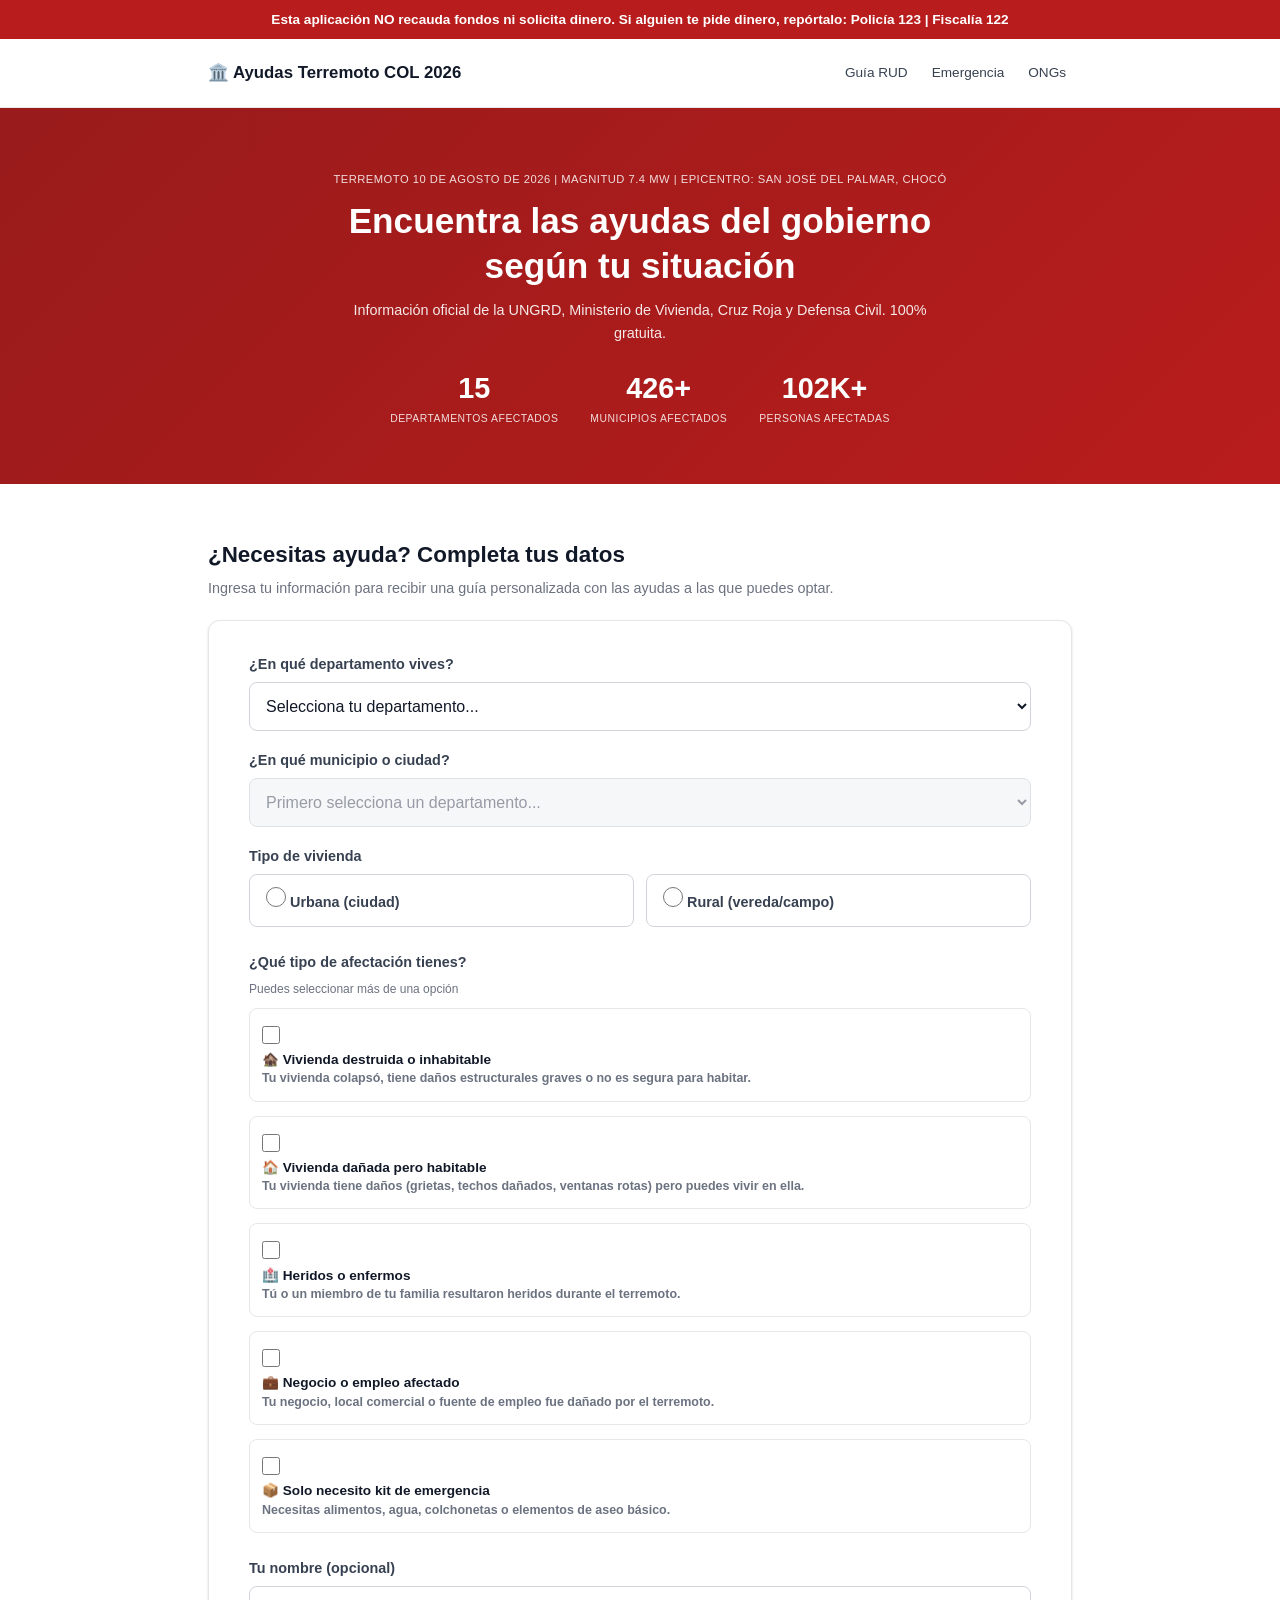
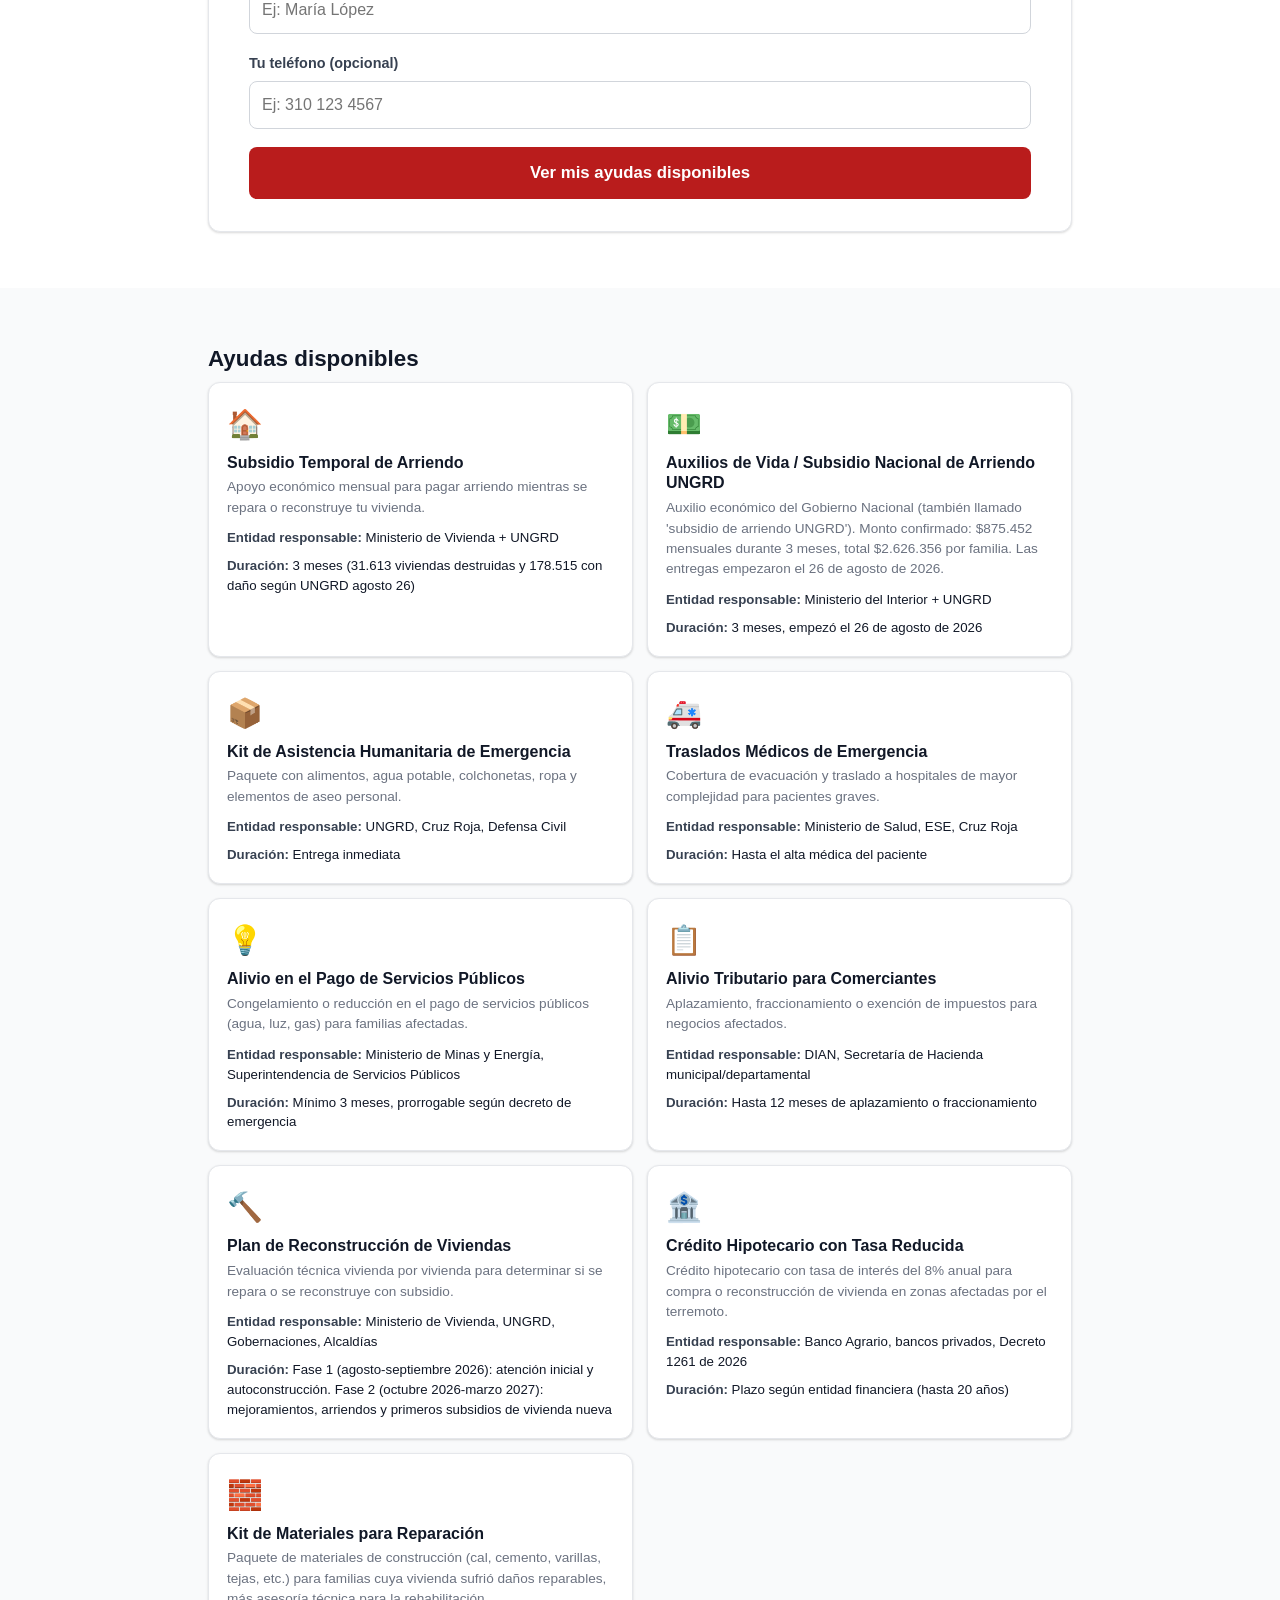
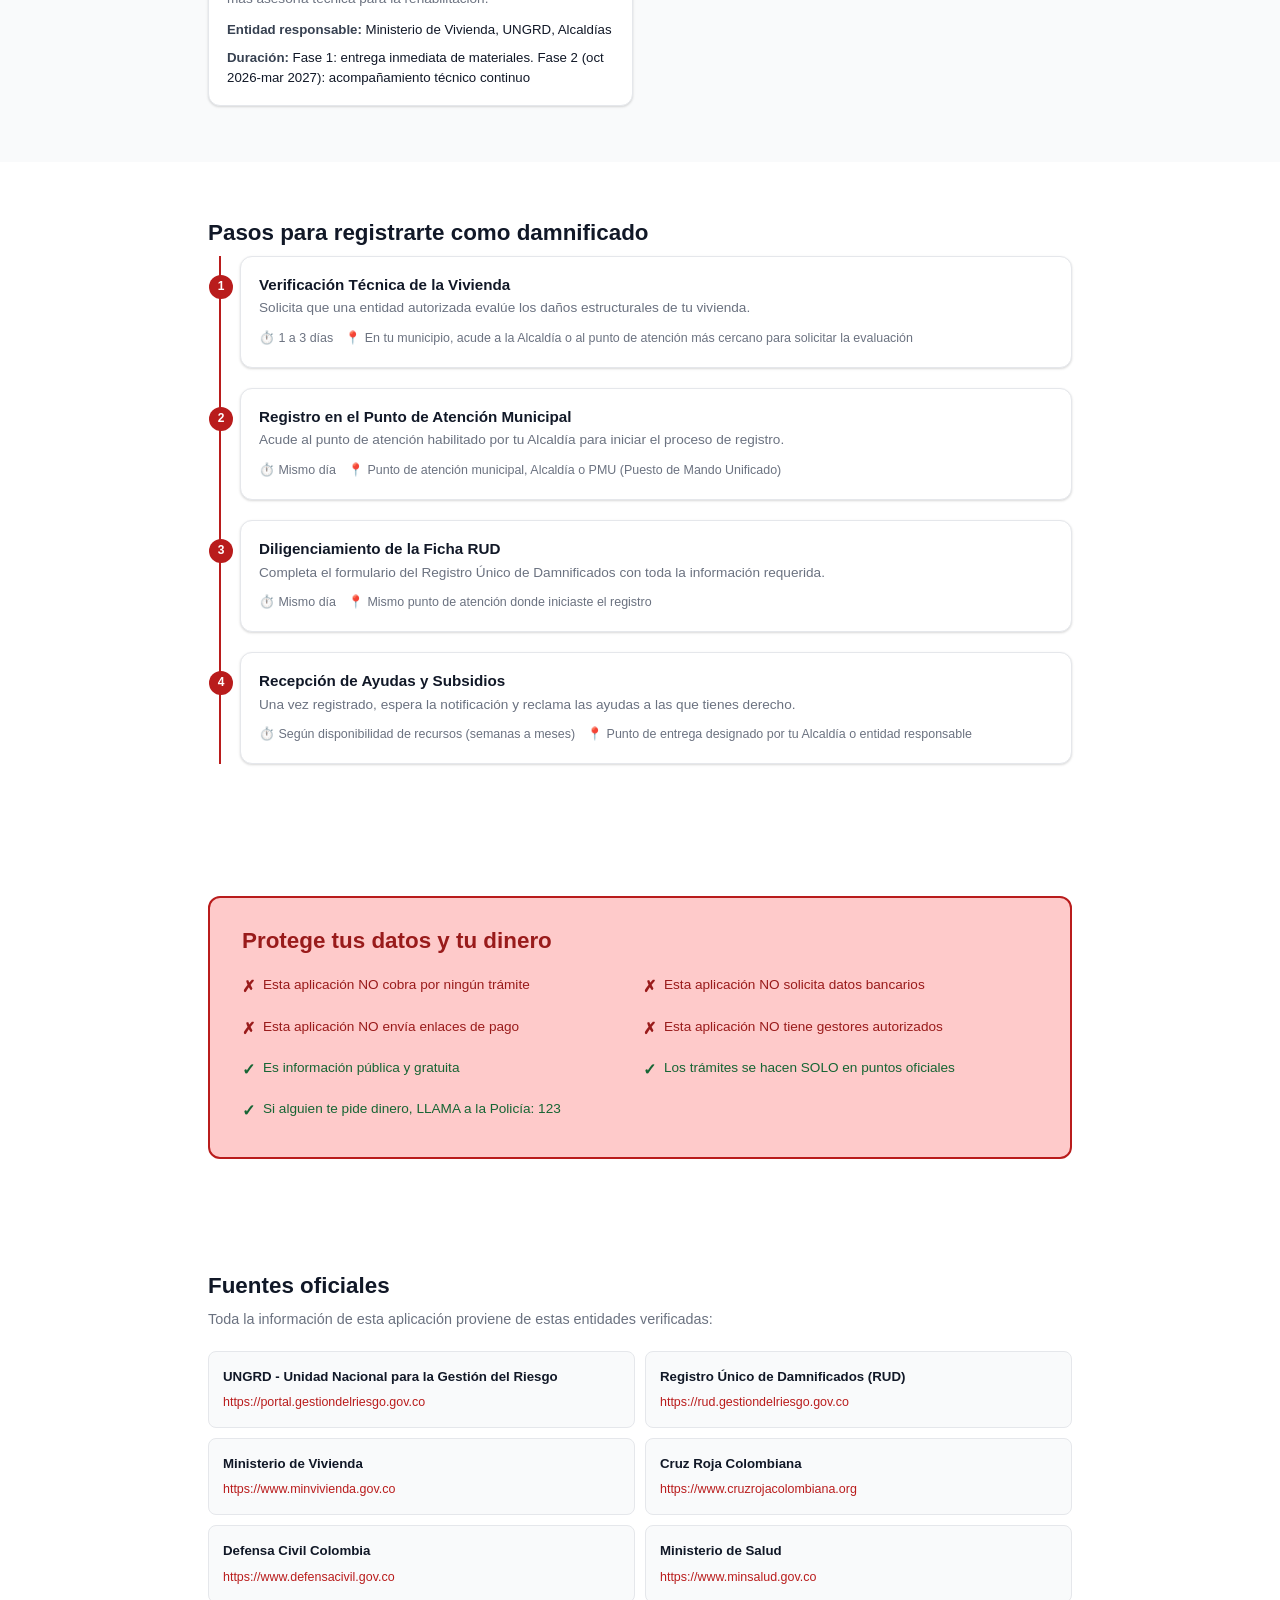
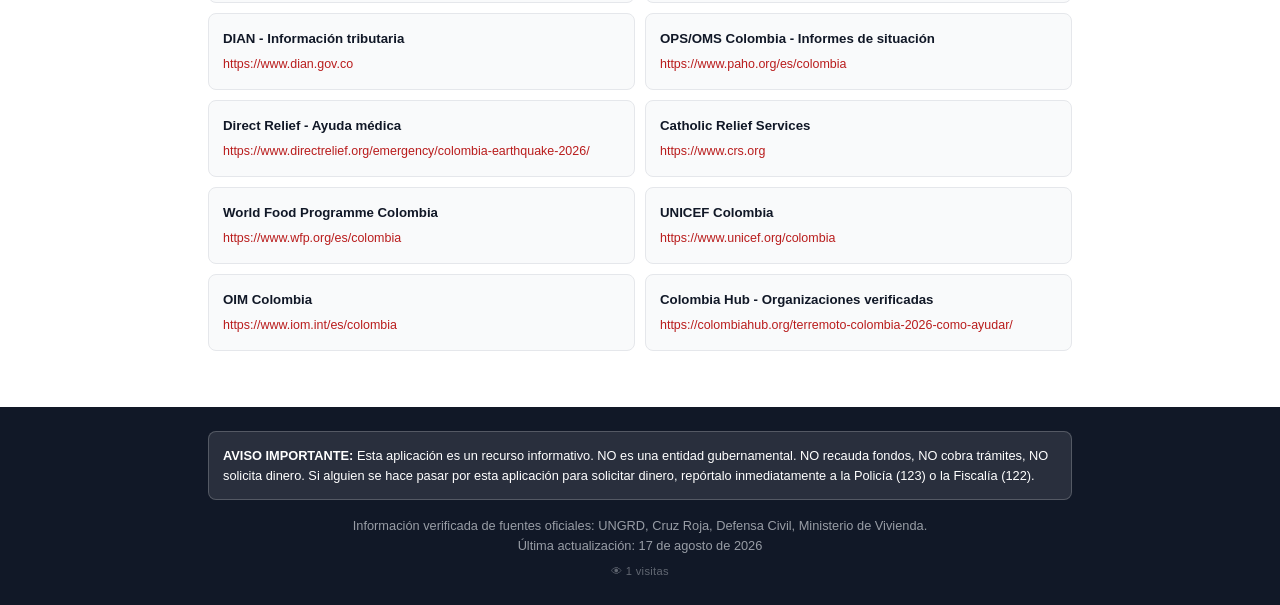
<file: index.html>
<!DOCTYPE html>
<html lang="es">
<head>
  <meta charset="UTF-8">
  <meta name="viewport" content="width=device-width, initial-scale=1.0, maximum-scale=5.0, user-scalable=yes">
  <meta name="description" content="Guía oficial de ayudas gubernamentales para damnificados del terremoto de Colombia 2026. Información verificada de fuentes oficiales.">
  <meta name="theme-color" content="#b91c1c">
  <meta name="apple-mobile-web-app-capable" content="yes">
  <meta name="apple-mobile-web-app-status-bar-style" content="black-translucent">
  <meta name="apple-mobile-web-app-title" content="Ayudas COL">
  <meta name="mobile-web-app-capable" content="yes">
  <meta name="format-detection" content="telephone=yes">
  <meta name="robots" content="index, follow">
  <meta property="og:title" content="Ayudas Terremoto Colombia 2026">
  <meta property="og:description" content="Guía de ayudas oficiales para damnificados del terremoto. 100% gratuita.">
  <meta property="og:type" content="website">
  <title>Ayudas Terremoto Colombia 2026 | Información Oficial</title>
  <link rel="manifest" href="manifest.json">
  <link rel="apple-touch-icon" href="icons/icon-192.svg">
  <link rel="icon" type="image/svg+xml" href="icons/icon-192.svg">
  <link rel="stylesheet" href="css/estilo.css">
</head>
<body>
  <header class="banner-seguridad" role="alert">
    <div class="contenedor">
      <p><strong>Esta aplicación NO recauda fondos ni solicita dinero.</strong> Si alguien te pide dinero, repórtalo: Policía 123 | Fiscalía 122</p>
    </div>
  </header>

  <nav class="nav" aria-label="Navegación principal">
    <div class="contenedor nav-inner">
      <a href="index.html" class="nav-logo">🏛️ Ayudas Terremoto COL 2026</a>
      <div class="nav-enlaces">
        <a href="guia.html">Guía RUD</a>
        <a href="emergencia.html">Emergencia</a>
        <a href="ongs.html">ONGs</a>
      </div>
    </div>
  </nav>

  <main>
    <section class="hero">
      <div class="contenedor">
        <p class="hero-fecha">Terremoto 10 de agosto de 2026 | Magnitud 7.4 Mw | Epicentro: San José del Palmar, Chocó</p>
        <h1>Encuentra las ayudas del gobierno<br>según tu situación</h1>
        <p class="hero-sub">Información oficial de la UNGRD, Ministerio de Vivienda, Cruz Roja y Defensa Civil. 100% gratuita.</p>
        <div class="hero-estadisticas">
          <div class="estadistica">
            <span class="estadistica-numero">15</span>
            <span class="estadistica-label">Departamentos afectados</span>
          </div>
          <div class="estadistica">
            <span class="estadistica-numero">426+</span>
            <span class="estadistica-label">Municipios afectados</span>
          </div>
          <div class="estadistica">
            <span class="estadistica-numero">102K+</span>
            <span class="estadistica-label">Personas afectadas</span>
          </div>
        </div>
      </div>
    </section>

    <section class="seccion" id="formulario">
      <div class="contenedor">
        <h2>¿Necesitas ayuda? Completa tus datos</h2>
        <p class="seccion-desc">Ingresa tu información para recibir una guía personalizada con las ayudas a las que puedes optar.</p>

        <form id="formUbicacion" class="formulario" autocomplete="off">
          <div class="campo">
            <label for="departamento">¿En qué departamento vives?</label>
            <select id="departamento" name="departamento" required>
              <option value="">Selecciona tu departamento...</option>
            </select>
          </div>

          <div class="campo">
            <label for="municipio">¿En qué municipio o ciudad?</label>
            <select id="municipio" name="municipio" required disabled>
              <option value="">Primero selecciona un departamento...</option>
            </select>
          </div>

          <div class="campo">
            <label for="tipoVivienda">Tipo de vivienda</label>
            <div class="radio-grupo">
              <label class="radio-label">
                <input type="radio" name="tipoVivienda" value="urbana" required>
                Urbana (ciudad)
              </label>
              <label class="radio-label">
                <input type="radio" name="tipoVivienda" value="rural">
                Rural (vereda/campo)
              </label>
            </div>
          </div>

          <div class="campo">
            <label>¿Qué tipo de afectación tienes?</label>
            <p class="campo-hint">Puedes seleccionar más de una opción</p>
            <div class="checkbox-grupo" id="tipoAfectacion">
            </div>
          </div>

          <div class="campo">
            <label for="nombre">Tu nombre (opcional)</label>
            <input type="text" id="nombre" name="nombre" placeholder="Ej: María López">
          </div>

          <div class="campo">
            <label for="telefono">Tu teléfono (opcional)</label>
            <input type="tel" id="telefono" name="telefono" placeholder="Ej: 310 123 4567">
          </div>

          <button type="submit" class="boton-principal">
            Ver mis ayudas disponibles
          </button>
        </form>
      </div>
    </section>

    <section class="seccion seccion-oscura">
      <div class="contenedor">
        <h2>Ayudas disponibles</h2>
        <div class="tarjetas-resumen" id="ayudasResumen">
        </div>
      </div>
    </section>

    <section class="seccion">
      <div class="contenedor">
        <h2>Pasos para registrarte como damnificado</h2>
        <div class="timeline" id="pasosResumen">
        </div>
      </div>
    </section>

    <section class="seccion seccion-alerta">
      <div class="contenedor">
        <div class="alerta-alerta">
          <h2>Protege tus datos y tu dinero</h2>
          <div class="alerta-grid">
            <div class="alerta-item alerta-no">
              <span>✗</span> Esta aplicación NO cobra por ningún trámite
            </div>
            <div class="alerta-item alerta-no">
              <span>✗</span> Esta aplicación NO solicita datos bancarios
            </div>
            <div class="alerta-item alerta-no">
              <span>✗</span> Esta aplicación NO envía enlaces de pago
            </div>
            <div class="alerta-item alerta-no">
              <span>✗</span> Esta aplicación NO tiene gestores autorizados
            </div>
            <div class="alerta-item alerta-si">
              <span>✓</span> Es información pública y gratuita
            </div>
            <div class="alerta-item alerta-si">
              <span>✓</span> Los trámites se hacen SOLO en puntos oficiales
            </div>
            <div class="alerta-item alerta-si">
              <span>✓</span> Si alguien te pide dinero, LLAMA a la Policía: 123
            </div>
          </div>
        </div>
      </div>
    </section>

    <section class="seccion">
      <div class="contenedor">
        <h2>Fuentes oficiales</h2>
        <p class="seccion-desc">Toda la información de esta aplicación proviene de estas entidades verificadas:</p>
        <div class="fuentes-grid" id="fuentesOficiales">
        </div>
      </div>
    </section>
  </main>

  <footer class="footer">
    <div class="contenedor">
      <div class="footer-advertencia">
        <strong>AVISO IMPORTANTE:</strong> Esta aplicación es un recurso informativo. NO es una entidad gubernamental.
        NO recauda fondos, NO cobra trámites, NO solicita dinero.
        Si alguien se hace pasar por esta aplicación para solicitar dinero, repórtalo inmediatamente a la Policía (123) o la Fiscalía (122).
      </div>
      <div class="footer-info">
        <p>Información verificada de fuentes oficiales: UNGRD, Cruz Roja, Defensa Civil, Ministerio de Vivienda.</p>
        <p>Última actualización: 17 de agosto de 2026</p>
        <p class="visitas-counter" id="visitasCounter"></p>
      </div>
    </div>
  </footer>

  <script src="js/datos.js"></script>
  <script src="js/app.js"></script>
</body>
</html>
</file>
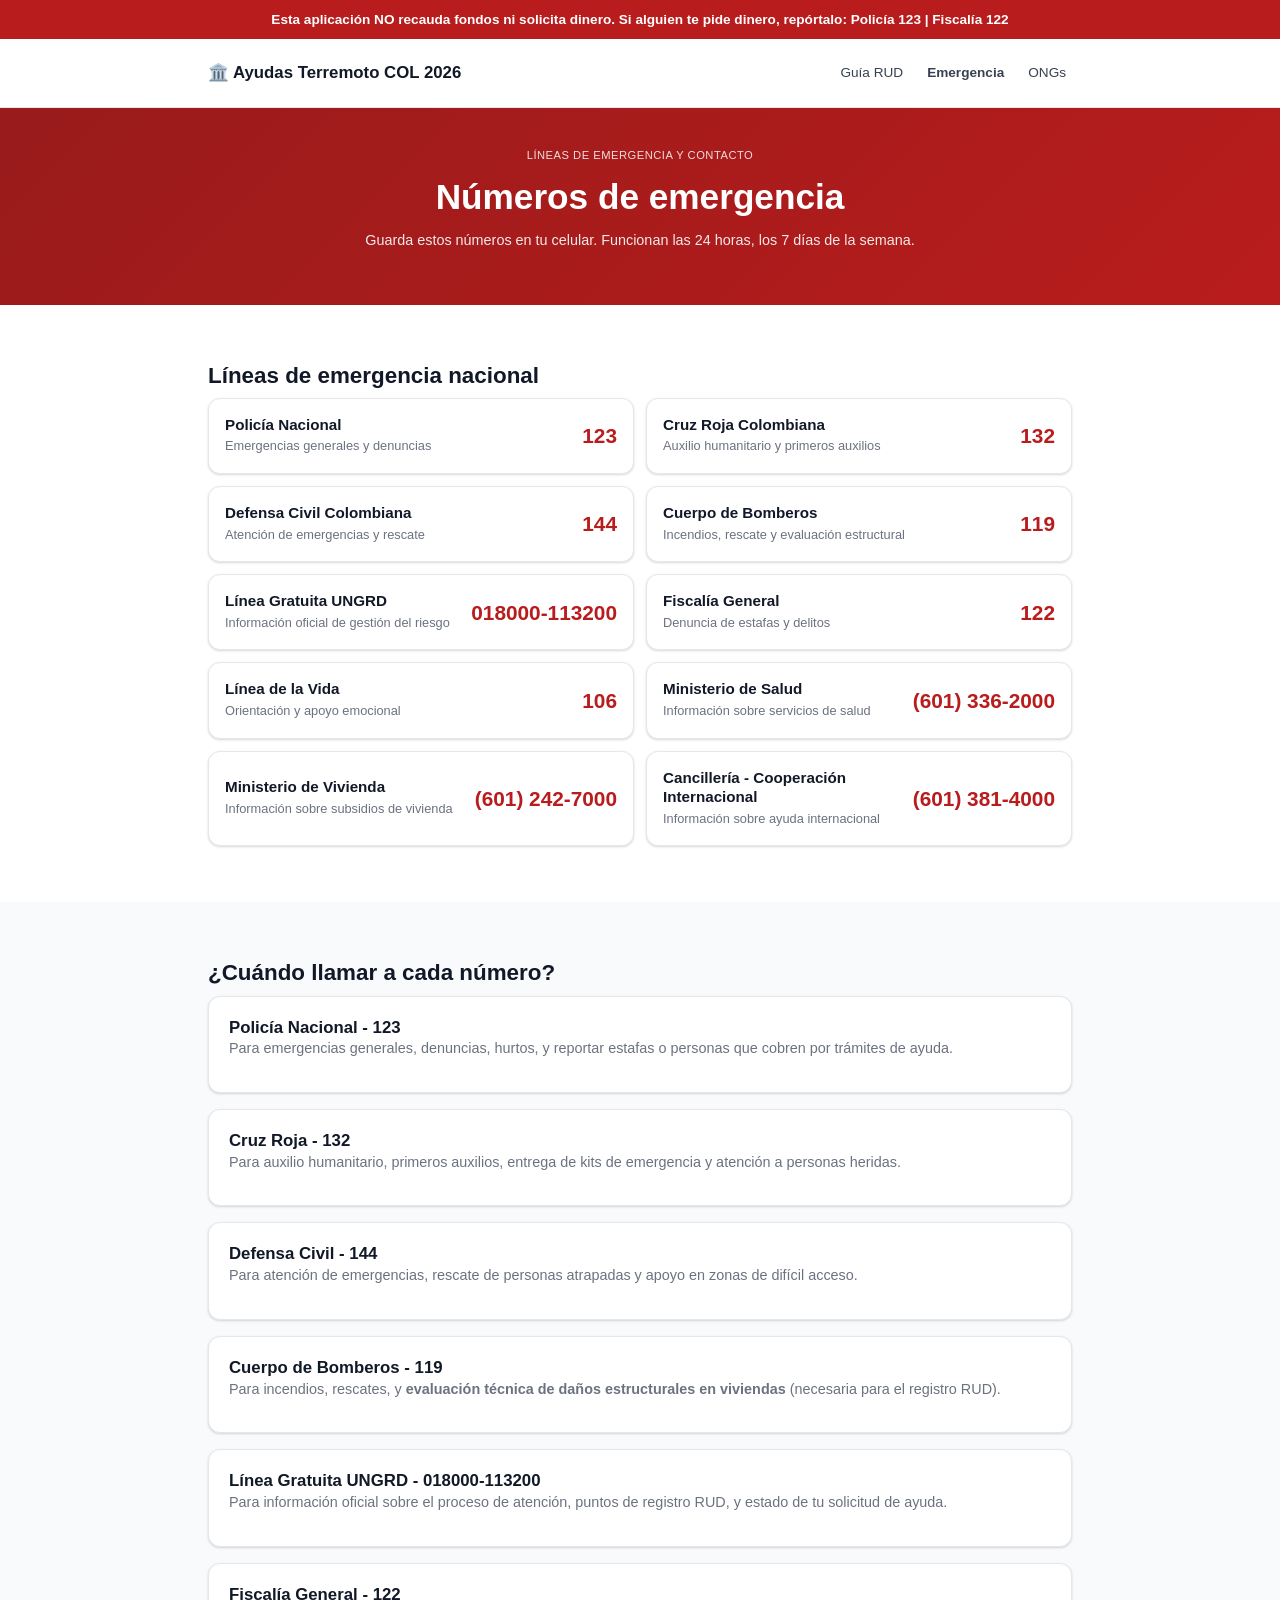
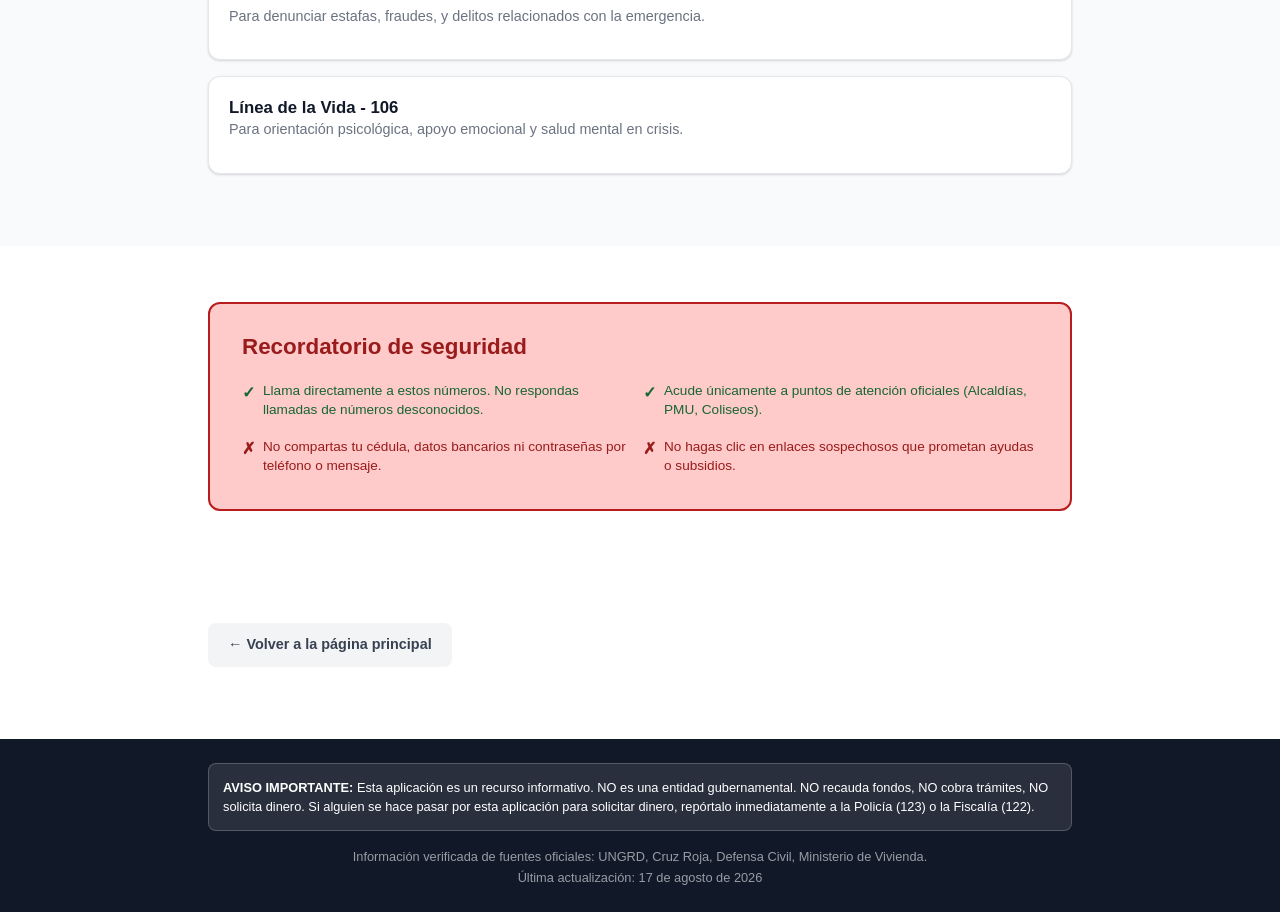
<file: emergencia.html>
<!DOCTYPE html>
<html lang="es">
<head>
  <meta charset="UTF-8">
  <meta name="viewport" content="width=device-width, initial-scale=1.0, maximum-scale=5.0, user-scalable=yes">
  <meta name="description" content="Números de emergencia y contacto para víctimas del terremoto de Colombia 2026. Policía, Cruz Roja, Bomberos, UNGRD.">
  <meta name="theme-color" content="#b91c1c">
  <meta name="apple-mobile-web-app-capable" content="yes">
  <meta name="apple-mobile-web-app-status-bar-style" content="black-translucent">
  <meta name="apple-mobile-web-app-title" content="Ayudas COL">
  <meta name="mobile-web-app-capable" content="yes">
  <meta name="format-detection" content="telephone=yes">
  <title>Números de Emergencia | Ayudas Terremoto Colombia 2026</title>
  <link rel="manifest" href="manifest.json">
  <link rel="apple-touch-icon" href="icons/icon-192.svg">
  <link rel="icon" type="image/svg+xml" href="icons/icon-192.svg">
  <link rel="stylesheet" href="css/estilo.css">
</head>
<body>
  <div class="offline-bar" id="offlineBar">Sin conexión - Estás viendo información guardada</div>

  <header class="banner-seguridad" role="alert">
    <div class="contenedor">
      <p><strong>Esta aplicación NO recauda fondos ni solicita dinero.</strong> Si alguien te pide dinero, repórtalo: Policía 123 | Fiscalía 122</p>
    </div>
  </header>

  <nav class="nav" aria-label="Navegación principal">
    <div class="contenedor nav-inner">
      <a href="index.html" class="nav-logo">🏛️ Ayudas Terremoto COL 2026</a>
      <div class="nav-enlaces">
        <a href="guia.html">Guía RUD</a>
        <a href="emergencia.html"><strong>Emergencia</strong></a>
        <a href="ongs.html">ONGs</a>
      </div>
    </div>
  </nav>

  <main>
    <section class="hero" style="padding:40px 0 32px">
      <div class="contenedor">
        <p class="hero-fecha">Líneas de emergencia y contacto</p>
        <h1>Números de emergencia</h1>
        <p class="hero-sub">Guarda estos números en tu celular. Funcionan las 24 horas, los 7 días de la semana.</p>
      </div>
    </section>

    <section class="seccion">
      <div class="contenedor">
        <h2>Líneas de emergencia nacional</h2>
        <div class="emergencia-grid" id="emergenciaGrid"></div>
      </div>
    </section>

    <section class="seccion seccion-oscura">
      <div class="contenedor">
        <h2>¿Cuándo llamar a cada número?</h2>
        <div class="guia-paso">
          <h3>Policía Nacional - 123</h3>
          <p>Para emergencias generales, denuncias, hurtos, y reportar estafas o personas que cobren por trámites de ayuda.</p>
        </div>
        <div class="guia-paso">
          <h3>Cruz Roja - 132</h3>
          <p>Para auxilio humanitario, primeros auxilios, entrega de kits de emergencia y atención a personas heridas.</p>
        </div>
        <div class="guia-paso">
          <h3>Defensa Civil - 144</h3>
          <p>Para atención de emergencias, rescate de personas atrapadas y apoyo en zonas de difícil acceso.</p>
        </div>
        <div class="guia-paso">
          <h3>Cuerpo de Bomberos - 119</h3>
          <p>Para incendios, rescates, y <strong>evaluación técnica de daños estructurales en viviendas</strong> (necesaria para el registro RUD).</p>
        </div>
        <div class="guia-paso">
          <h3>Línea Gratuita UNGRD - 018000-113200</h3>
          <p>Para información oficial sobre el proceso de atención, puntos de registro RUD, y estado de tu solicitud de ayuda.</p>
        </div>
        <div class="guia-paso">
          <h3>Fiscalía General - 122</h3>
          <p>Para denunciar estafas, fraudes, y delitos relacionados con la emergencia.</p>
        </div>
        <div class="guia-paso">
          <h3>Línea de la Vida - 106</h3>
          <p>Para orientación psicológica, apoyo emocional y salud mental en crisis.</p>
        </div>
      </div>
    </section>

    <section class="seccion seccion-alerta">
      <div class="contenedor">
        <div class="alerta-alerta">
          <h2>Recordatorio de seguridad</h2>
          <div class="alerta-grid">
            <div class="alerta-item alerta-si"><span>✓</span> Llama directamente a estos números. No respondas llamadas de números desconocidos.</div>
            <div class="alerta-item alerta-si"><span>✓</span> Acude únicamente a puntos de atención oficiales (Alcaldías, PMU, Coliseos).</div>
            <div class="alerta-item alerta-no"><span>✗</span> No compartas tu cédula, datos bancarios ni contraseñas por teléfono o mensaje.</div>
            <div class="alerta-item alerta-no"><span>✗</span> No hagas clic en enlaces sospechosos que prometan ayudas o subsidios.</div>
          </div>
        </div>
      </div>
    </section>

    <section class="seccion">
      <div class="contenedor">
        <a href="index.html" class="btn-volver">← Volver a la página principal</a>
      </div>
    </section>
  </main>

  <footer class="footer">
    <div class="contenedor">
      <div class="footer-advertencia">
        <strong>AVISO IMPORTANTE:</strong> Esta aplicación es un recurso informativo. NO es una entidad gubernamental.
        NO recauda fondos, NO cobra trámites, NO solicita dinero.
        Si alguien se hace pasar por esta aplicación para solicitar dinero, repórtalo inmediatamente a la Policía (123) o la Fiscalía (122).
      </div>
      <div class="footer-info">
        <p>Información verificada de fuentes oficiales: UNGRD, Cruz Roja, Defensa Civil, Ministerio de Vivienda.</p>
        <p>Última actualización: 17 de agosto de 2026</p>
      </div>
    </div>
  </footer>

  <script src="js/datos.js"></script>
  <script src="js/app.js"></script>
</body>
</html>
</file>
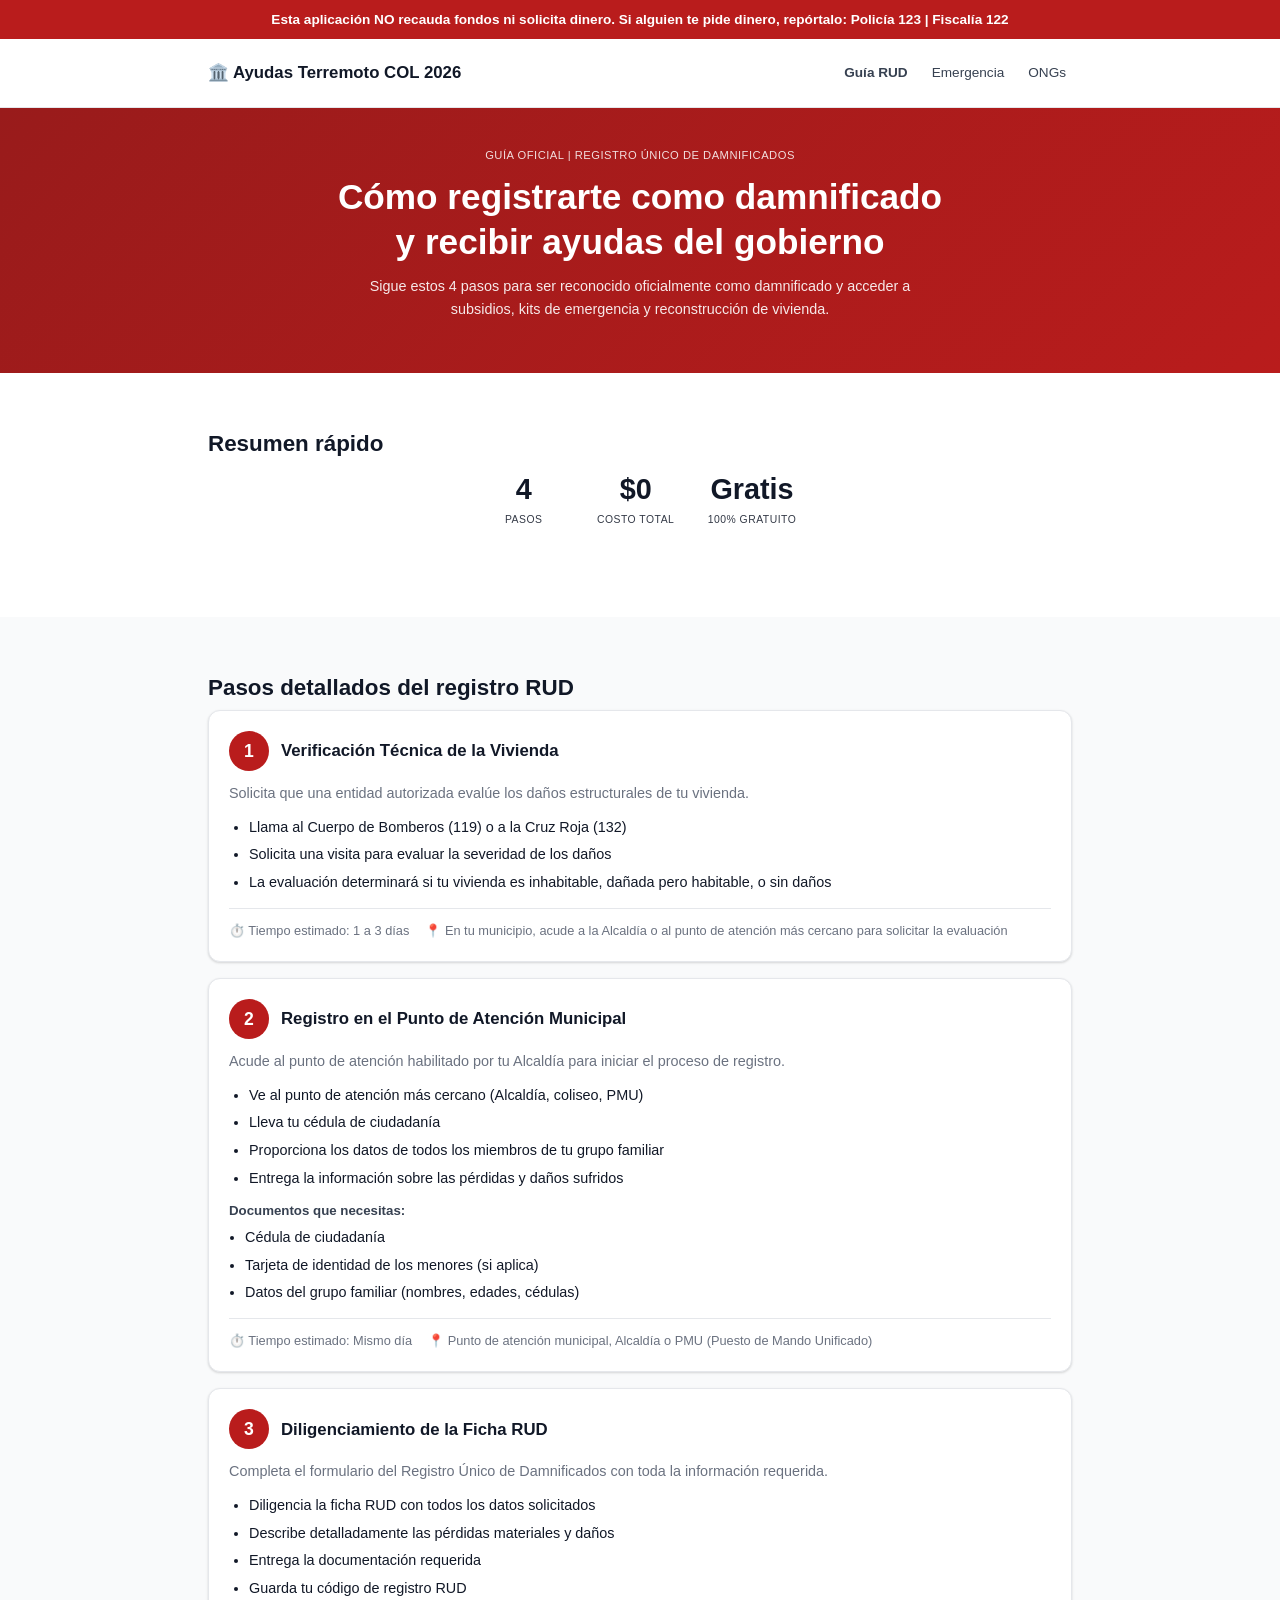
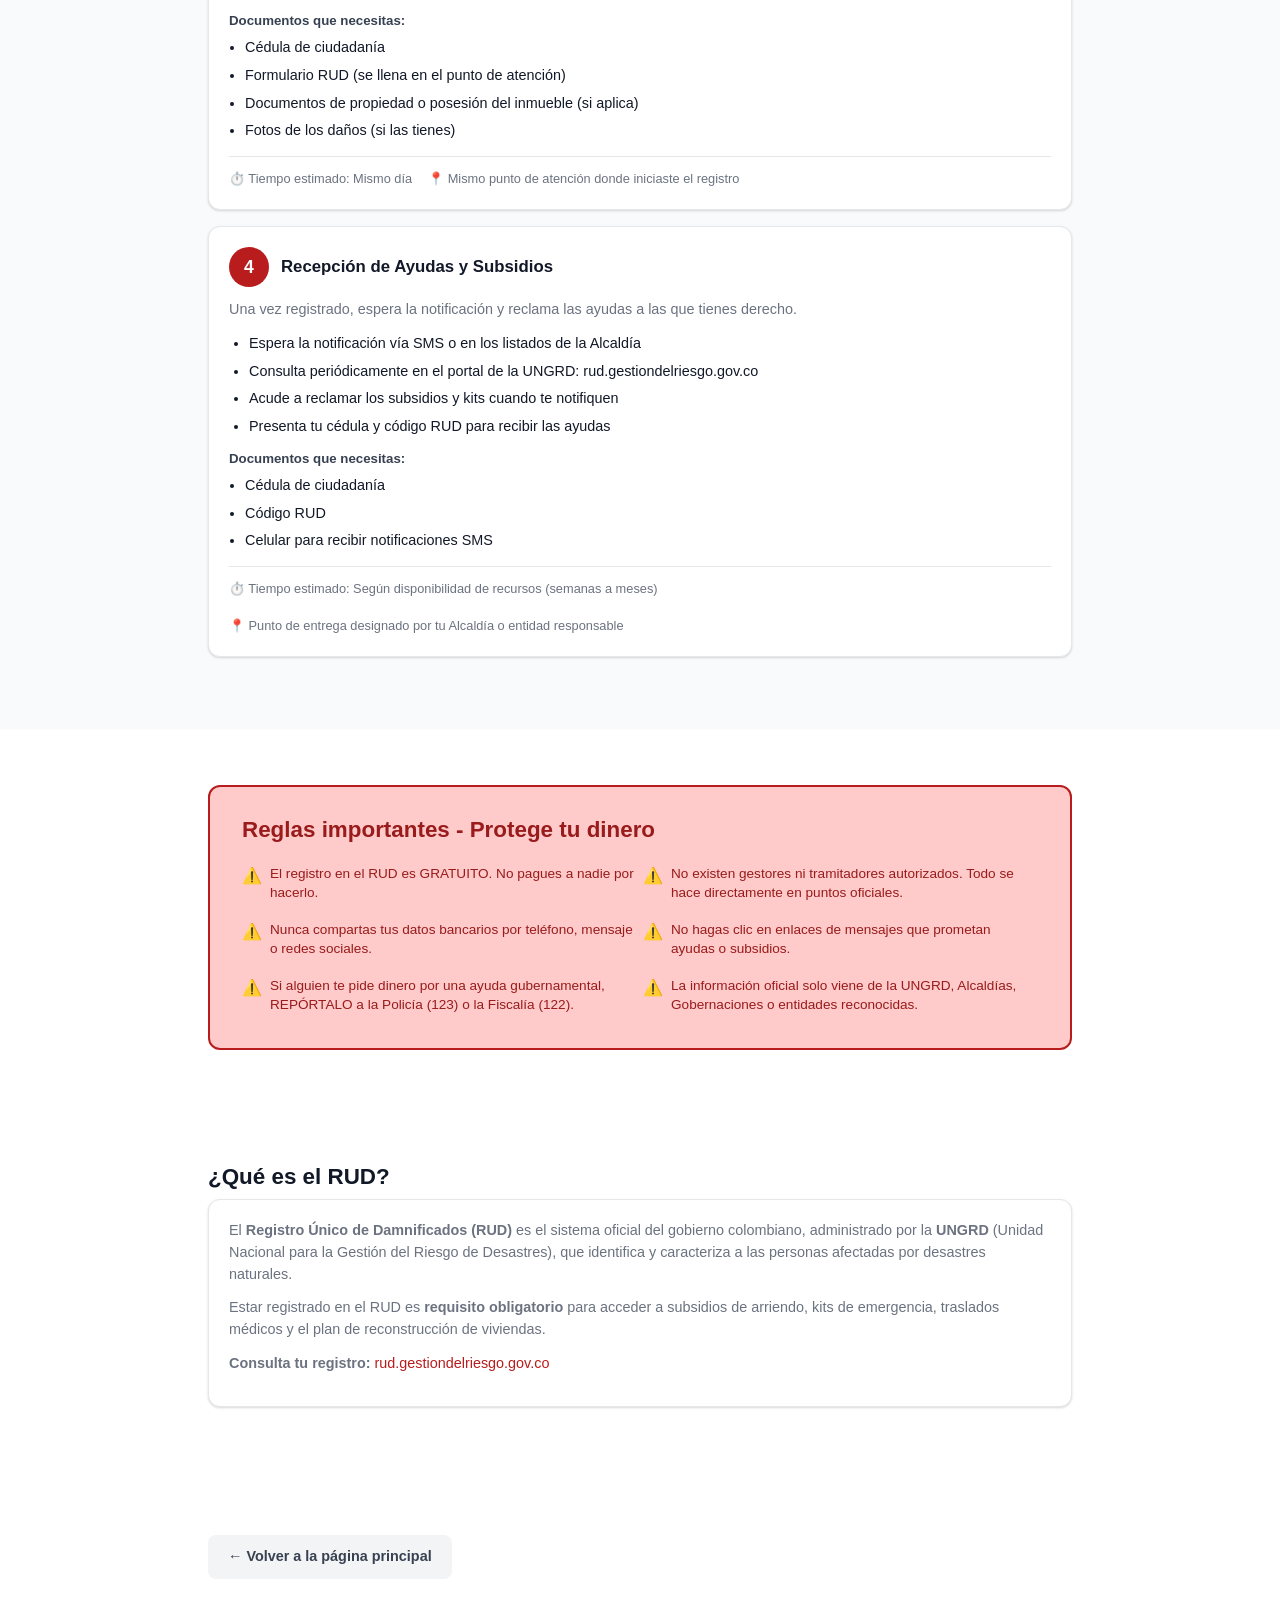
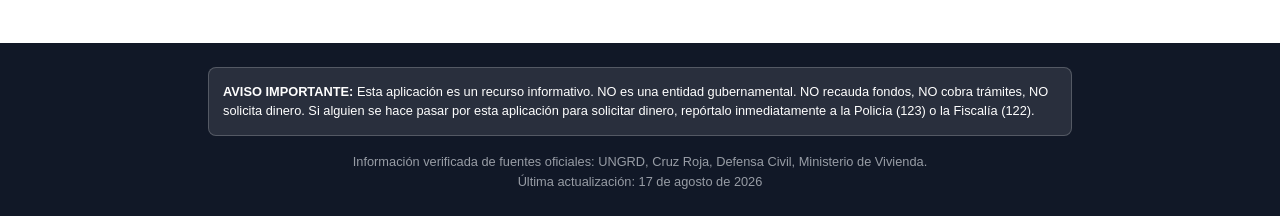
<file: guia.html>
<!DOCTYPE html>
<html lang="es">
<head>
  <meta charset="UTF-8">
  <meta name="viewport" content="width=device-width, initial-scale=1.0, maximum-scale=5.0, user-scalable=yes">
  <meta name="description" content="Guía paso a paso para registrarte en el Registro Único de Damnificados (RUD) y acceder a las ayudas del gobierno.">
  <meta name="theme-color" content="#b91c1c">
  <meta name="apple-mobile-web-app-capable" content="yes">
  <meta name="apple-mobile-web-app-status-bar-style" content="black-translucent">
  <meta name="apple-mobile-web-app-title" content="Ayudas COL">
  <meta name="mobile-web-app-capable" content="yes">
  <meta name="format-detection" content="telephone=yes">
  <title>Guía Registro RUD | Ayudas Terremoto Colombia 2026</title>
  <link rel="manifest" href="manifest.json">
  <link rel="apple-touch-icon" href="icons/icon-192.svg">
  <link rel="icon" type="image/svg+xml" href="icons/icon-192.svg">
  <link rel="stylesheet" href="css/estilo.css">
</head>
<body>
  <div class="offline-bar" id="offlineBar">Sin conexión - Estás viendo información guardada</div>

  <header class="banner-seguridad" role="alert">
    <div class="contenedor">
      <p><strong>Esta aplicación NO recauda fondos ni solicita dinero.</strong> Si alguien te pide dinero, repórtalo: Policía 123 | Fiscalía 122</p>
    </div>
  </header>

  <nav class="nav" aria-label="Navegación principal">
    <div class="contenedor nav-inner">
      <a href="index.html" class="nav-logo">🏛️ Ayudas Terremoto COL 2026</a>
      <div class="nav-enlaces">
        <a href="guia.html"><strong>Guía RUD</strong></a>
        <a href="emergencia.html">Emergencia</a>
        <a href="ongs.html">ONGs</a>
      </div>
    </div>
  </nav>

  <main>
    <section class="hero" style="padding:40px 0 32px">
      <div class="contenedor">
        <p class="hero-fecha">Guía oficial | Registro Único de Damnificados</p>
        <h1>Cómo registrarte como damnificado<br>y recibir ayudas del gobierno</h1>
        <p class="hero-sub">Sigue estos 4 pasos para ser reconocido oficialmente como damnificado y acceder a subsidios, kits de emergencia y reconstrucción de vivienda.</p>
      </div>
    </section>

    <section class="seccion">
      <div class="contenedor">
        <h2>Resumen rápido</h2>
        <div class="hero-estadisticas" style="margin-bottom:32px">
          <div class="estadistica">
            <span class="estadistica-numero">4</span>
            <span class="estadistica-label">Pasos</span>
          </div>
          <div class="estadistica">
            <span class="estadistica-numero">$0</span>
            <span class="estadistica-label">Costo total</span>
          </div>
          <div class="estadistica">
            <span class="estadistica-numero">Gratis</span>
            <span class="estadistica-label">100% gratuito</span>
          </div>
        </div>
      </div>
    </section>

    <section class="seccion seccion-oscura">
      <div class="contenedor">
        <h2>Pasos detallados del registro RUD</h2>
        <div id="guiaContenido"></div>
      </div>
    </section>

    <section class="seccion seccion-alerta">
      <div class="contenedor">
        <div class="alerta-alerta">
          <h2>Reglas importantes - Protege tu dinero</h2>
          <div id="guiaAdvertencias" class="alerta-grid"></div>
        </div>
      </div>
    </section>

    <section class="seccion">
      <div class="contenedor">
        <h2>¿Qué es el RUD?</h2>
        <div class="guia-paso">
          <p>El <strong>Registro Único de Damnificados (RUD)</strong> es el sistema oficial del gobierno colombiano, administrado por la <strong>UNGRD</strong> (Unidad Nacional para la Gestión del Riesgo de Desastres), que identifica y caracteriza a las personas afectadas por desastres naturales.</p>
          <p style="margin-top:8px">Estar registrado en el RUD es <strong>requisito obligatorio</strong> para acceder a subsidios de arriendo, kits de emergencia, traslados médicos y el plan de reconstrucción de viviendas.</p>
          <p style="margin-top:8px"><strong>Consulta tu registro:</strong> <a href="https://rud.gestiondelriesgo.gov.co" target="_blank" rel="noopener">rud.gestiondelriesgo.gov.co</a></p>
        </div>
      </div>
    </section>

    <section class="seccion">
      <div class="contenedor">
        <a href="index.html" class="btn-volver" style="margin-bottom:8px">← Volver a la página principal</a>
      </div>
    </section>
  </main>

  <footer class="footer">
    <div class="contenedor">
      <div class="footer-advertencia">
        <strong>AVISO IMPORTANTE:</strong> Esta aplicación es un recurso informativo. NO es una entidad gubernamental.
        NO recauda fondos, NO cobra trámites, NO solicita dinero.
        Si alguien se hace pasar por esta aplicación para solicitar dinero, repórtalo inmediatamente a la Policía (123) o la Fiscalía (122).
      </div>
      <div class="footer-info">
        <p>Información verificada de fuentes oficiales: UNGRD, Cruz Roja, Defensa Civil, Ministerio de Vivienda.</p>
        <p>Última actualización: 17 de agosto de 2026</p>
      </div>
    </div>
  </footer>

  <script src="js/datos.js"></script>
  <script src="js/app.js"></script>
</body>
</html>
</file>
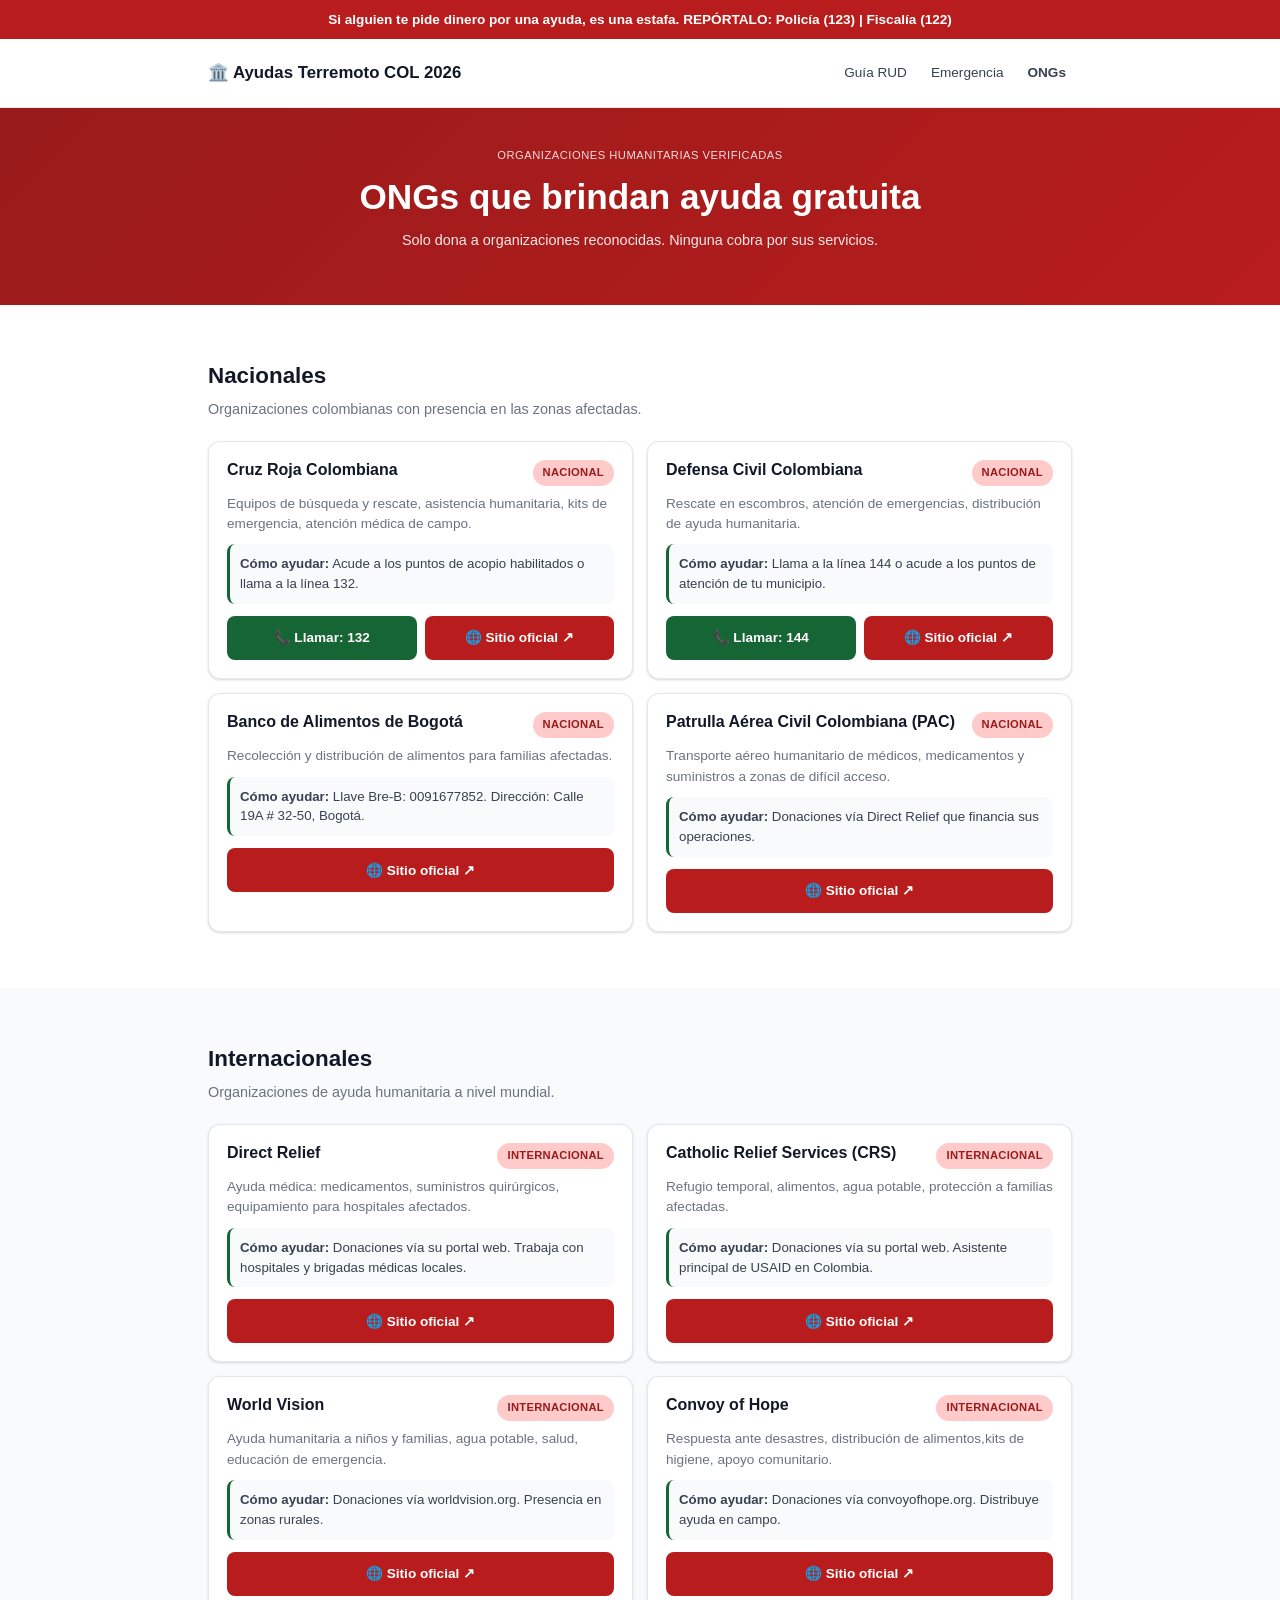
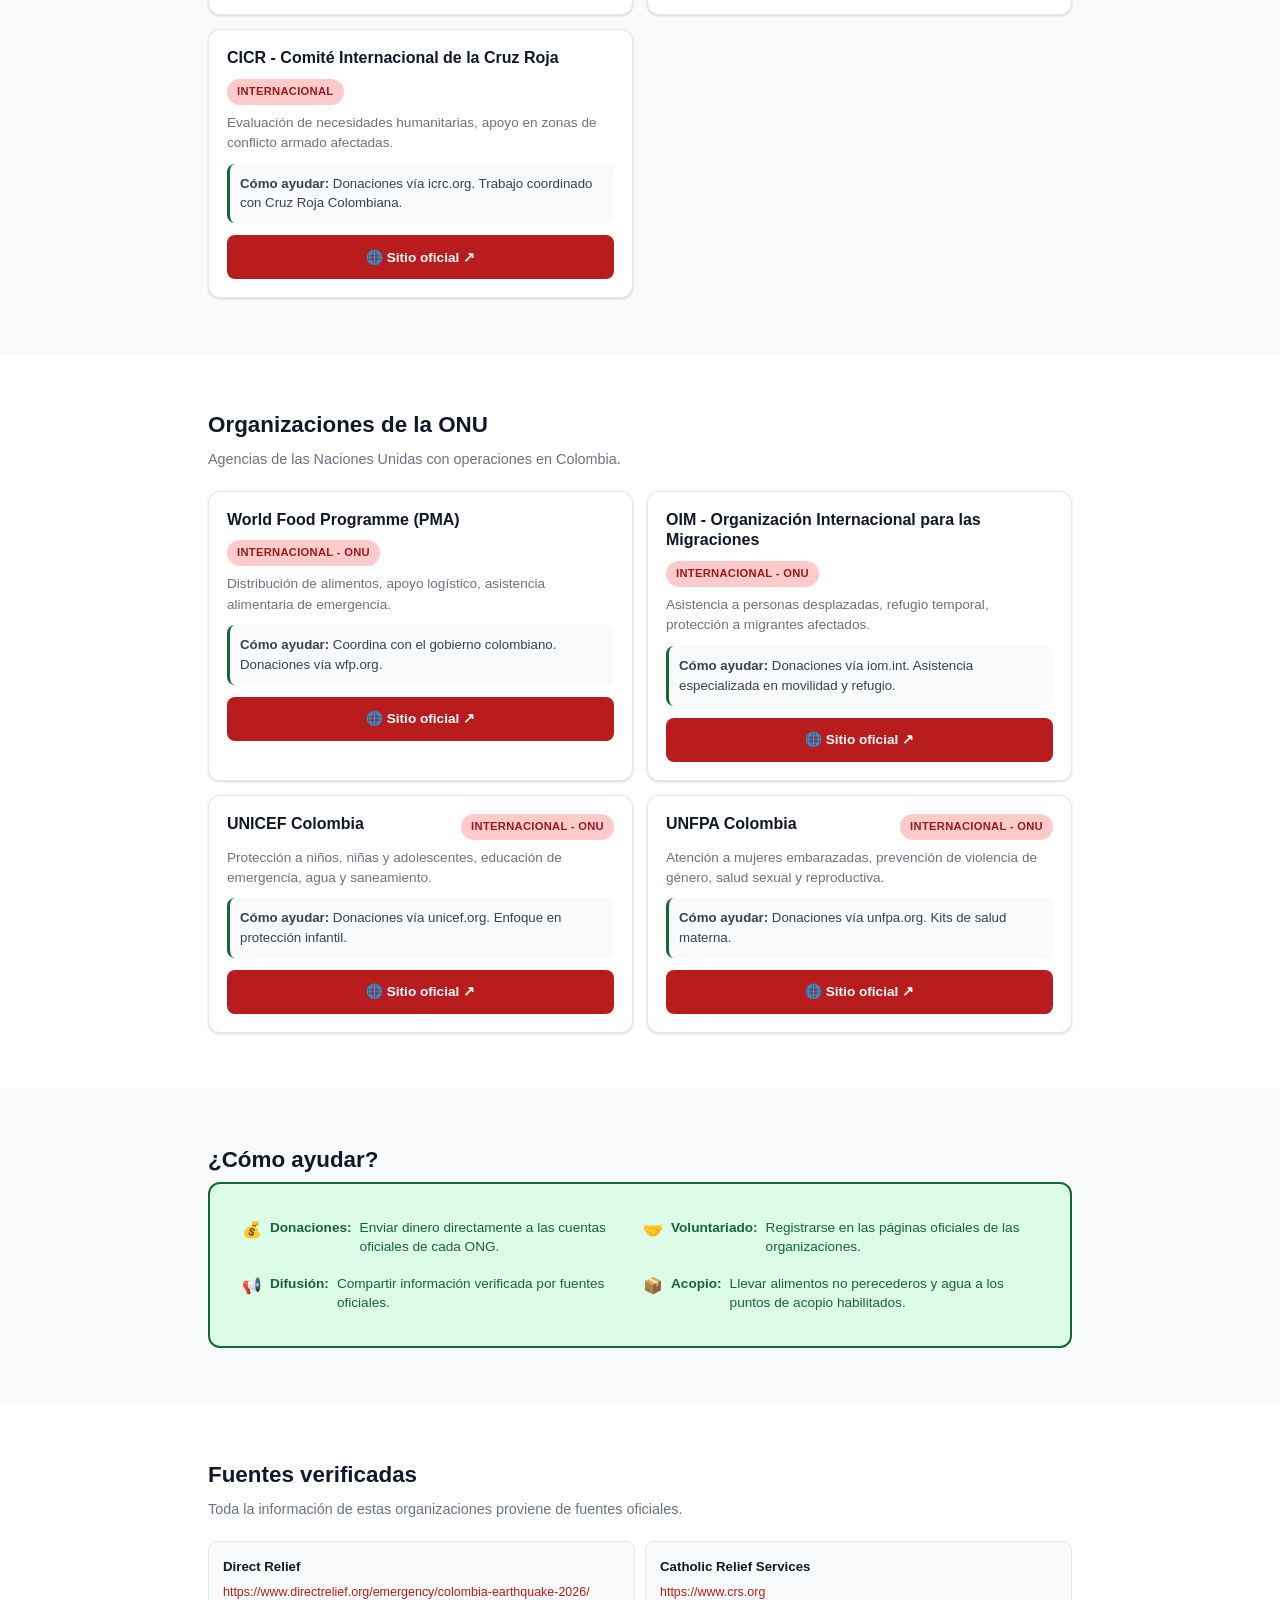
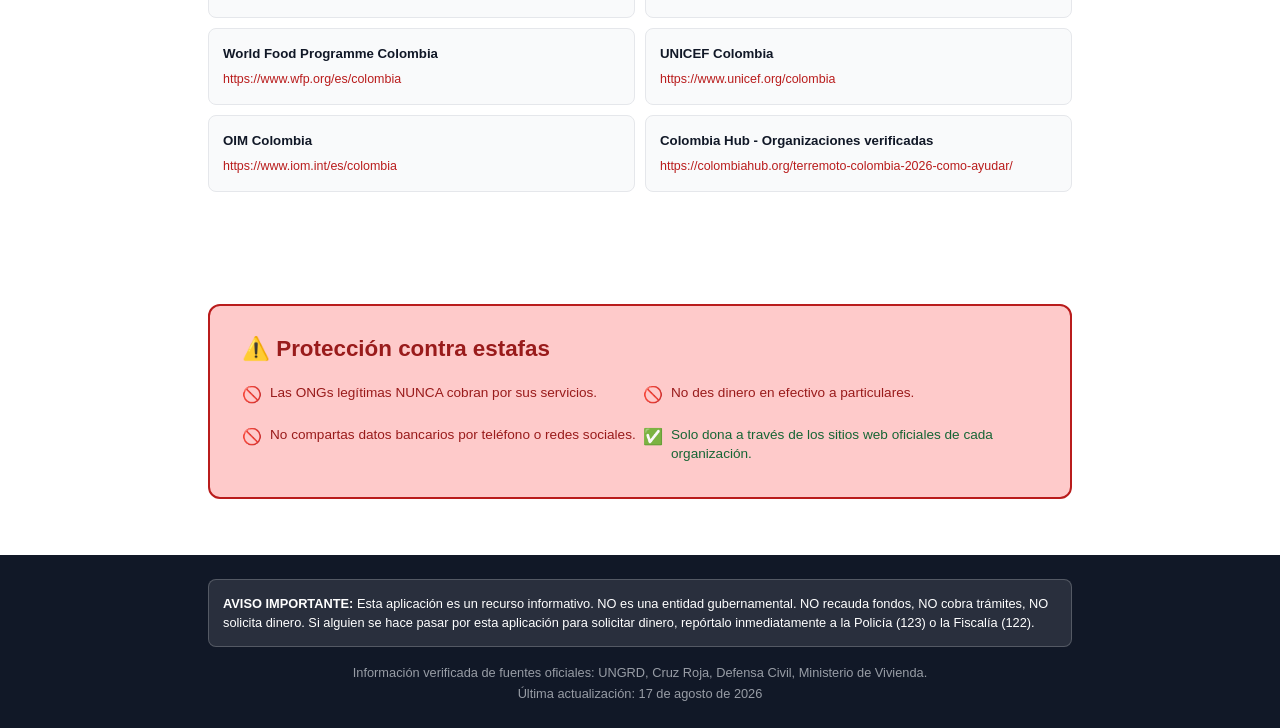
<file: ongs.html>
<!DOCTYPE html>
<html lang="es">
<head>
  <meta charset="UTF-8">
  <meta name="viewport" content="width=device-width, initial-scale=1.0, maximum-scale=5.0, user-scalable=yes">
  <meta name="theme-color" content="#1a237e">
  <meta name="apple-mobile-web-app-capable" content="yes">
  <meta name="apple-mobile-web-app-status-bar-style" content="black-translucent">
  <meta name="mobile-web-app-capable" content="yes">
  <meta name="format-detection" content="telephone=yes">
  <meta name="description" content="Organizaciones humanitarias nacionales e internacionales que brindan ayuda a damnificados del terremoto en Colombia 2026">
  <meta property="og:title" content="ONGs - Ayuda Humanitaria | Damnificados Colombia 2026">
  <meta property="og:description" content="Encuentra organizaciones nacionales e internacionales que brindan ayuda gratuita a damnificados del terremoto 2026 en Colombia.">
  <meta property="og:type" content="website">
  <meta property="og:url" content="https://edwinarias666.github.io/damnificadoscolombia/ongs.html">
  <title>ONGs - Ayuda Humanitaria | Damnificados Colombia 2026</title>
  <link rel="manifest" href="manifest.json">
  <link rel="icon" type="image/x-icon" href="favicon.ico">
  <link rel="apple-touch-icon" href="icons/icon-192.png">
  <link rel="stylesheet" href="css/estilo.css">
</head>
<body>
  <div class="banner-seguridad">
    <p>Si alguien te pide dinero por una ayuda, es una estafa. REPÓRTALO: Policía (123) | Fiscalía (122)</p>
  </div>

  <nav class="nav" aria-label="Navegación principal">
    <div class="contenedor nav-inner">
      <a href="index.html" class="nav-logo">🏛️ Ayudas Terremoto COL 2026</a>
      <div class="nav-enlaces">
        <a href="guia.html">Guía RUD</a>
        <a href="emergencia.html">Emergencia</a>
        <a href="ongs.html"><strong>ONGs</strong></a>
      </div>
    </div>
  </nav>

  <main>
    <section class="hero" style="padding:40px 0 32px">
      <div class="contenedor">
        <p class="hero-fecha">Organizaciones humanitarias verificadas</p>
        <h1>ONGs que brindan ayuda gratuita</h1>
        <p class="hero-sub">Solo dona a organizaciones reconocidas. Ninguna cobra por sus servicios.</p>
      </div>
    </section>

    <section class="seccion">
      <div class="contenedor">
        <h2>Nacionales</h2>
        <p class="seccion-desc">Organizaciones colombianas con presencia en las zonas afectadas.</p>
        <div class="ongs-grid" id="ongs-nacionales"></div>
      </div>
    </section>

    <section class="seccion seccion-oscura">
      <div class="contenedor">
        <h2>Internacionales</h2>
        <p class="seccion-desc">Organizaciones de ayuda humanitaria a nivel mundial.</p>
        <div class="ongs-grid" id="ongs-internacionales"></div>
      </div>
    </section>

    <section class="seccion">
      <div class="contenedor">
        <h2>Organizaciones de la ONU</h2>
        <p class="seccion-desc">Agencias de las Naciones Unidas con operaciones en Colombia.</p>
        <div class="ongs-grid" id="ongs-onu"></div>
      </div>
    </section>

    <section class="seccion seccion-oscura">
      <div class="contenedor">
        <h2>¿Cómo ayudar?</h2>
        <div class="alerta-alerta" style="background:var(--verde-claro);border-color:var(--verde)">
          <div class="alerta-grid">
            <div class="alerta-item alerta-si"><span>💰</span> <strong>Donaciones:</strong> Enviar dinero directamente a las cuentas oficiales de cada ONG.</div>
            <div class="alerta-item alerta-si"><span>🤝</span> <strong>Voluntariado:</strong> Registrarse en las páginas oficiales de las organizaciones.</div>
            <div class="alerta-item alerta-si"><span>📢</span> <strong>Difusión:</strong> Compartir información verificada por fuentes oficiales.</div>
            <div class="alerta-item alerta-si"><span>📦</span> <strong>Acopio:</strong> Llevar alimentos no perecederos y agua a los puntos de acopio habilitados.</div>
          </div>
        </div>
      </div>
    </section>

    <section class="seccion">
      <div class="contenedor">
        <h2>Fuentes verificadas</h2>
        <p class="seccion-desc">Toda la información de estas organizaciones proviene de fuentes oficiales.</p>
        <div class="fuentes-grid" id="fuentes-ongs"></div>
      </div>
    </section>

    <section class="seccion seccion-alerta">
      <div class="contenedor">
        <div class="alerta-alerta">
          <h2>⚠️ Protección contra estafas</h2>
          <div class="alerta-grid">
            <div class="alerta-item alerta-no"><span>🚫</span> Las ONGs legítimas NUNCA cobran por sus servicios.</div>
            <div class="alerta-item alerta-no"><span>🚫</span> No des dinero en efectivo a particulares.</div>
            <div class="alerta-item alerta-no"><span>🚫</span> No compartas datos bancarios por teléfono o redes sociales.</div>
            <div class="alerta-item alerta-si"><span>✅</span> Solo dona a través de los sitios web oficiales de cada organización.</div>
          </div>
        </div>
      </div>
    </section>
  </main>

  <footer class="footer">
    <div class="contenedor">
      <div class="footer-advertencia">
        <strong>AVISO IMPORTANTE:</strong> Esta aplicación es un recurso informativo. NO es una entidad gubernamental.
        NO recauda fondos, NO cobra trámites, NO solicita dinero.
        Si alguien se hace pasar por esta aplicación para solicitar dinero, repórtalo inmediatamente a la Policía (123) o la Fiscalía (122).
      </div>
      <div class="footer-info">
        <p>Información verificada de fuentes oficiales: UNGRD, Cruz Roja, Defensa Civil, Ministerio de Vivienda.</p>
        <p>Última actualización: 17 de agosto de 2026</p>
      </div>
    </div>
  </footer>

  <script src="js/datos.js"></script>
  <script>
    document.addEventListener('DOMContentLoaded', function() {
      var ongs = DATOS.ongs || [];
      var nacionales = document.getElementById('ongs-nacionales');
      var internacionales = document.getElementById('ongs-internacionales');
      var onu = document.getElementById('ongs-onu');
      var fuentes = document.getElementById('fuentes-ongs');

      ongs.forEach(function(ong) {
        var card = document.createElement('div');
        card.className = 'ong-card';

        var html = '<div class="ong-card-header">';
        html += '<h3 class="ong-card-nombre">' + ong.nombre + '</h3>';
        html += '<span class="ong-badge">' + ong.tipo + '</span>';
        html += '</div>';
        html += '<p class="ong-card-desc">' + ong.descripcion + '</p>';

        if (ong.comoAyudar) {
          html += '<p class="ong-card-ayuda"><strong>Cómo ayudar:</strong> ' + ong.comoAyudar + '</p>';
        }

        html += '<div class="ong-card-botones">';
        if (ong.telefono) {
          html += '<a href="tel:' + ong.telefono + '" class="btn-ayuda btn-llamar">📞 Llamar: ' + ong.telefono + '</a>';
        }
        if (ong.url) {
          html += '<a href="' + ong.url + '" target="_blank" rel="noopener" class="btn-ayuda btn-web">🌐 Sitio oficial ↗</a>';
        }
        html += '</div>';

        card.innerHTML = html;

        if (ong.tipo === 'Nacional') {
          nacionales.appendChild(card);
        } else if (ong.tipo.indexOf('ONU') !== -1) {
          onu.appendChild(card);
        } else {
          internacionales.appendChild(card);
        }
      });

      var fuentesData = [
        { nombre: "Direct Relief", url: "https://www.directrelief.org/emergency/colombia-earthquake-2026/" },
        { nombre: "Catholic Relief Services", url: "https://www.crs.org" },
        { nombre: "World Food Programme Colombia", url: "https://www.wfp.org/es/colombia" },
        { nombre: "UNICEF Colombia", url: "https://www.unicef.org/colombia" },
        { nombre: "OIM Colombia", url: "https://www.iom.int/es/colombia" },
        { nombre: "Colombia Hub - Organizaciones verificadas", url: "https://colombiahub.org/terremoto-colombia-2026-como-ayudar/" }
      ];

      fuentesData.forEach(function(fuente) {
        var item = document.createElement('div');
        item.className = 'fuente-item';
        item.innerHTML = '<strong>' + fuente.nombre + '</strong><a href="' + fuente.url + '" target="_blank" rel="noopener">' + fuente.url + '</a>';
        fuentes.appendChild(item);
      });
    });
  </script>
</body>
</html>
</file>
<file: css/estilo.css>
﻿*,*::before,*::after{box-sizing:border-box;margin:0;padding:0}
:root{
  --rojo:#b91c1c;--rojo-claro:#fecaca;--rojo-oscuro:#991b1b;
  --verde:#166534;--verde-claro:#dcfce7;
  --amarillo:#f59e0b;--amarillo-claro:#fef3c7;
  --gris-50:#f9fafb;--gris-100:#f3f4f6;--gris-200:#e5e7eb;
  --gris-300:#d1d5db;--gris-500:#6b7280;--gris-700:#374151;--gris-900:#111827;
  --blanco:#ffffff;--negro:#000000;
  --sombra:0 1px 3px rgba(0,0,0,.1),0 1px 2px rgba(0,0,0,.06);
  --sombra-md:0 4px 6px rgba(0,0,0,.1),0 2px 4px rgba(0,0,0,.06);
  --radio:8px;--radio-lg:12px;--tap:44px
}
html{scroll-behavior:smooth;font-size:16px;-webkit-text-size-adjust:100%}
body{font-family:-apple-system,BlinkMacSystemFont,'Segoe UI',Roboto,'Helvetica Neue',Arial,sans-serif;
  color:var(--gris-900);background:var(--blanco);line-height:1.6;overflow-x:hidden;
  -webkit-font-smoothing:antialiased}
img{max-width:100%;display:block;height:auto}
a{color:var(--rojo);text-decoration:none}
a:hover{text-decoration:underline}
.contenedor{width:100%;max-width:960px;margin:0 auto;padding:0 20px}

.banner-seguridad{background:var(--rojo);color:var(--blanco);padding:10px 0;text-align:center;font-size:.8rem;font-weight:600;position:sticky;top:0;z-index:100;line-height:1.4}
.banner-seguridad p{margin:0}

.nav{background:var(--blanco);border-bottom:1px solid var(--gris-200);padding:12px 0;overflow:hidden}
.nav-inner{display:flex;justify-content:space-between;align-items:center;gap:12px}
.nav-logo{font-weight:700;font-size:.95rem;color:var(--gris-900);white-space:nowrap;overflow:hidden;text-overflow:ellipsis;min-width:0;flex-shrink:1}
.nav-logo:hover{text-decoration:none}
.nav-enlaces{display:flex;gap:12px;flex-shrink:0}
.nav-enlaces a{color:var(--gris-700);font-size:.85rem;font-weight:500;padding:8px 6px;min-height:var(--tap);display:flex;align-items:center}
.nav-enlaces a:hover{text-decoration:underline;color:var(--rojo)}

.hero{background:linear-gradient(135deg,var(--rojo-oscuro),var(--rojo));color:var(--blanco);padding:36px 0 32px;text-align:center}
.hero-fecha{font-size:.7rem;opacity:.85;margin-bottom:10px;text-transform:uppercase;letter-spacing:.5px;line-height:1.4}
.hero h1{font-size:1.5rem;line-height:1.3;margin-bottom:10px;font-weight:800}
.hero-sub{font-size:.9rem;opacity:.9;max-width:600px;margin:0 auto 20px}
.hero-estadisticas{display:flex;justify-content:center;gap:24px;flex-wrap:wrap}
.estadistica{display:flex;flex-direction:column;align-items:center;min-width:80px}
.estadistica-numero{font-size:1.6rem;font-weight:800}
.estadistica-label{font-size:.65rem;opacity:.85;text-transform:uppercase;letter-spacing:.5px;text-align:center}

.seccion{padding:32px 0}
.seccion-oscura{background:var(--gris-50)}
.seccion h2{font-size:1.25rem;margin-bottom:8px;color:var(--gris-900);line-height:1.3}
.seccion-desc{color:var(--gris-500);margin-bottom:20px;font-size:.9rem}
.seccion-alerta{padding:24px 0}

.alerta-alerta{background:var(--rojo-claro);border:2px solid var(--rojo);border-radius:var(--radio-lg);padding:20px}
.alerta-alerta h2{color:var(--rojo-oscuro);margin-bottom:14px;font-size:1.15rem}
.alerta-grid{display:grid;gap:6px}
.alerta-item{display:flex;align-items:flex-start;gap:8px;font-size:.85rem;padding:6px 0;line-height:1.4}
.alerta-item span{font-weight:700;font-size:1rem;flex-shrink:0;margin-top:1px}
.alerta-no{color:var(--rojo-oscuro)}
.alerta-si{color:var(--verde)}

.formulario{background:var(--blanco);border:1px solid var(--gris-200);border-radius:var(--radio-lg);padding:20px;box-shadow:var(--sombra)}
.campo{margin-bottom:18px}
.campo label{display:block;font-weight:600;margin-bottom:6px;color:var(--gris-700);font-size:.9rem}
.campo-hint{font-size:.75rem;color:var(--gris-500);margin-bottom:8px}
.campo select,.campo input[type="text"],.campo input[type="tel"]{
  width:100%;padding:14px 12px;border:1px solid var(--gris-300);border-radius:var(--radio);
  font-size:16px;background:var(--blanco);color:var(--gris-900);appearance:auto;
  min-height:var(--tap);-webkit-appearance:auto}
.campo select:disabled{background:var(--gris-100);color:var(--gris-500)}
.campo select:focus,.campo input:focus{outline:2px solid var(--rojo);outline-offset:1px;border-color:var(--rojo)}

.radio-grupo{display:flex;gap:12px;flex-wrap:wrap}
.radio-label{display:flex;align-items:center;gap:8px;cursor:pointer;padding:12px 16px;border:1px solid var(--gris-300);border-radius:var(--radio);font-size:.9rem;transition:all .15s;min-height:var(--tap);flex:1;min-width:140px;-webkit-user-select:none;user-select:none}
.radio-label:active{transform:scale(.98)}
.radio-label:hover{border-color:var(--rojo);background:var(--rojo-claro)}
.radio-label input[type="radio"]{width:20px;height:20px;margin:0;accent-color:var(--rojo);cursor:pointer;flex-shrink:0}
.radio-label input:checked{accent-color:var(--rojo)}

.checkbox-grupo{display:grid;gap:8px}
.checkbox-label{display:flex;align-items:flex-start;gap:10px;cursor:pointer;padding:14px 12px;border:1px solid var(--gris-200);border-radius:var(--radio);transition:all .15s;min-height:var(--tap);-webkit-user-select:none;user-select:none}
.checkbox-label:active{transform:scale(.98);background:var(--gris-100)}
.checkbox-label:hover{border-color:var(--rojo);background:var(--gris-50)}
.checkbox-label input[type="checkbox"]{margin-top:3px;accent-color:var(--rojo);width:18px;height:18px;flex-shrink:0}
.checkbox-text{display:flex;flex-direction:column}
.checkbox-text strong{font-size:.85rem;color:var(--gris-900);line-height:1.3}
.checkbox-text span{font-size:.78rem;color:var(--gris-500);margin-top:2px;line-height:1.3}

.boton-principal{width:100%;padding:16px;background:var(--rojo);color:var(--blanco);border:none;border-radius:var(--radio);
  font-size:1.05rem;font-weight:700;cursor:pointer;transition:all .15s;min-height:52px;-webkit-tap-highlight-color:transparent}
.boton-principal:hover{background:var(--rojo-oscuro)}
.boton-principal:active{transform:scale(.98);background:var(--rojo-oscuro)}

.tarjetas-resumen{display:grid;gap:14px}
.tarjeta-ayuda{background:var(--blanco);border:1px solid var(--gris-200);border-radius:var(--radio-lg);padding:18px;box-shadow:var(--sombra)}
.tarjeta-ayuda-icono{font-size:1.8rem;margin-bottom:6px}
.tarjeta-ayuda h3{font-size:1rem;margin-bottom:4px;line-height:1.3}
.tarjeta-ayuda p{font-size:.85rem;color:var(--gris-500);margin-bottom:10px;line-height:1.5}
.tarjeta-ayuda-detalles{display:grid;gap:8px;margin-top:10px}
.tarjeta-detalle{font-size:.83rem;line-height:1.5}
.tarjeta-detalle strong{color:var(--gris-700)}
.tarjeta-detalle ul{margin:4px 0 0 16px}
.tarjeta-detalle li{margin-bottom:3px}
.tarjeta-monto{background:var(--verde-claro);padding:10px 12px;border-radius:var(--radio);border-left:3px solid var(--verde);font-size:.88rem;line-height:1.5}
.tarjeta-ayuda-botones{display:flex;gap:10px;flex-wrap:wrap;margin-top:14px;padding-top:12px;border-top:1px solid var(--gris-200)}
.btn-ayuda{display:inline-flex;align-items:center;gap:6px;padding:10px 16px;border-radius:var(--radio);font-size:.85rem;font-weight:600;text-decoration:none;min-height:var(--tap);transition:all .15s;flex:1;min-width:140px;justify-content:center}
.btn-ayuda:hover{text-decoration:none}
.btn-llamar{background:var(--verde);color:var(--blanco)}
.btn-llamar:hover{background:#14532d}
.btn-web{background:var(--rojo);color:var(--blanco)}
.btn-web:hover{background:var(--rojo-oscuro)}
.ongs-grid{display:grid;gap:14px}
.ong-card{background:var(--blanco);border:1px solid var(--gris-200);border-radius:var(--radio-lg);padding:18px;box-shadow:var(--sombra);transition:box-shadow .15s}
.ong-card:hover{box-shadow:var(--sombra-md)}
.ong-card-header{display:flex;justify-content:space-between;align-items:flex-start;gap:10px;margin-bottom:8px;flex-wrap:wrap}
.ong-card-nombre{font-size:1rem;line-height:1.3;margin:0}
.ong-badge{display:inline-block;padding:4px 10px;border-radius:20px;font-size:.7rem;font-weight:700;text-transform:uppercase;letter-spacing:.3px;white-space:nowrap;flex-shrink:0}
.ong-badge{background:var(--rojo-claro);color:var(--rojo-oscuro)}
.ong-card-desc{font-size:.85rem;color:var(--gris-500);line-height:1.5;margin-bottom:10px}
.ong-card-ayuda{font-size:.83rem;color:var(--gris-700);line-height:1.5;margin-bottom:12px;padding:10px;background:var(--gris-50);border-radius:var(--radio);border-left:3px solid var(--verde)}
.ong-card-botones{display:flex;gap:8px;flex-wrap:wrap}

.timeline{position:relative;padding-left:32px}
.timeline::before{content:"";position:absolute;left:11px;top:0;bottom:0;width:2px;background:var(--rojo)}
.paso{position:relative;margin-bottom:20px;background:var(--blanco);border:1px solid var(--gris-200);border-radius:var(--radio-lg);padding:18px;box-shadow:var(--sombra)}
.paso-numero{position:absolute;left:-32px;top:18px;width:24px;height:24px;background:var(--rojo);color:var(--blanco);border-radius:50%;display:flex;align-items:center;justify-content:center;font-size:.75rem;font-weight:700;z-index:1}
.paso h3{font-size:.95rem;margin-bottom:4px;line-height:1.3}
.paso p{font-size:.85rem;color:var(--gris-500);margin-bottom:8px;line-height:1.5}
.paso ul{margin:8px 0 0 16px;font-size:.85rem;line-height:1.5}
.paso li{margin-bottom:4px}
.paso-meta{display:flex;gap:12px;flex-wrap:wrap;margin-top:10px;font-size:.78rem;color:var(--gris-500)}
.paso-meta span{display:flex;align-items:center;gap:4px}

.fuentes-grid{display:grid;gap:10px}
.fuente-item{background:var(--gris-50);border:1px solid var(--gris-200);border-radius:var(--radio);padding:14px;font-size:.83rem}
.fuente-item strong{display:block;margin-bottom:4px;color:var(--gris-900)}
.fuente-item a{word-break:break-all;font-size:.78rem}

.footer{background:var(--gris-900);color:var(--gris-300);padding:24px 0;font-size:.8rem}
.footer-advertencia{background:rgba(255,255,255,.1);border:1px solid rgba(255,255,255,.2);border-radius:var(--radio);padding:14px;margin-bottom:16px;color:var(--blanco);line-height:1.5}
.footer-info{text-align:center;opacity:.7}
.visitas-counter{font-size:.7rem;opacity:.6;margin-top:6px;letter-spacing:.3px}

.emergencia-grid{display:grid;gap:12px}
.contacto-card{background:var(--blanco);border:1px solid var(--gris-200);border-radius:var(--radio-lg);padding:16px;display:flex;justify-content:space-between;align-items:center;box-shadow:var(--sombra);flex-wrap:wrap;gap:8px}
.contacto-info{flex:1;min-width:200px}
.contacto-info h3{font-size:.95rem;margin-bottom:2px;line-height:1.3}
.contacto-info p{font-size:.8rem;color:var(--gris-500)}
.contacto-numero{font-size:1.3rem;font-weight:800;color:var(--rojo);white-space:nowrap}

.guia-paso{background:var(--blanco);border:1px solid var(--gris-200);border-radius:var(--radio-lg);padding:20px;margin-bottom:16px;box-shadow:var(--sombra)}
.guia-paso-header{display:flex;align-items:center;gap:12px;margin-bottom:12px}
.guia-paso-num{width:40px;height:40px;background:var(--rojo);color:var(--blanco);border-radius:50%;display:flex;align-items:center;justify-content:center;font-size:1.1rem;font-weight:800;flex-shrink:0}
.guia-paso h3{font-size:1.05rem;line-height:1.3}
.guia-paso>p{color:var(--gris-500);margin-bottom:12px;font-size:.9rem;line-height:1.5}
.guia-paso ul{margin:8px 0 8px 20px}
.guia-paso li{margin-bottom:6px;font-size:.9rem;line-height:1.5}
.guia-meta{display:flex;gap:16px;flex-wrap:wrap;margin-top:14px;padding-top:12px;border-top:1px solid var(--gris-200);font-size:.8rem;color:var(--gris-500)}

.resultado-seccion{margin-bottom:28px}
.resultado-seccion h2{font-size:1.2rem;margin-bottom:14px;padding-bottom:8px;border-bottom:2px solid var(--rojo)}
.btn-volver{display:inline-block;padding:10px 20px;background:var(--gris-100);color:var(--gris-700);border-radius:var(--radio);font-weight:600;margin-bottom:16px;font-size:.9rem;min-height:var(--tap)}
.btn-volver:hover{text-decoration:none;background:var(--gris-200)}

.offline-bar{background:var(--amarillo);color:var(--gris-900);text-align:center;padding:8px;font-size:.85rem;font-weight:600;display:none}
.offline-bar.visible{display:block}

@keyframes fadeIn{from{opacity:0;transform:translateY(10px)}to{opacity:1;transform:translateY(0)}}
.fade-in{animation:fadeIn .3s ease-out}

@media(min-width:480px){
  .hero h1{font-size:1.7rem}
  .hero-estadisticas{gap:32px}
  .estadistica-numero{font-size:1.8rem}
  .contenedor{padding:0 24px}
}

@media(min-width:640px){
  .tarjetas-resumen{grid-template-columns:repeat(2,1fr)}
  .alerta-grid{grid-template-columns:repeat(2,1fr)}
  .emergencia-grid{grid-template-columns:repeat(2,1fr)}
  .fuentes-grid{grid-template-columns:repeat(2,1fr)}
  .ongs-grid{grid-template-columns:repeat(2,1fr)}
  .hero h1{font-size:2rem}
  .seccion h2{font-size:1.4rem}
  .formulario{padding:28px}
  .contenedor{padding:0 32px}
}

@media(min-width:768px){
  .hero{padding:64px 0 56px}
  .hero h1{font-size:2.2rem}
  .seccion{padding:56px 0}
  .contenedor{padding:0 40px}
  .banner-seguridad{font-size:.85rem}
  .nav-logo{font-size:1.05rem}
}

@media(min-width:960px){
  .contenedor{padding:0 48px}
  .formulario{padding:32px 40px}
  .alerta-alerta{padding:28px 32px}
}

@media(max-width:380px){
  .contenedor{padding:0 14px}
  .hero{padding:28px 0 24px}
  .hero h1{font-size:1.3rem}
  .hero-sub{font-size:.82rem}
  .seccion{padding:24px 0}
  .formulario{padding:16px}
  .radio-label{min-width:120px;padding:10px 12px;font-size:.83rem}
  .nav-logo{font-size:.85rem}
  .nav-enlaces{gap:8px}
  .nav-enlaces a{font-size:.8rem;padding:6px 4px}
  .contacto-numero{font-size:1.1rem}
  .guia-paso{padding:16px}
}

@media(-webkit-min-device-pixel-ratio:2),(min-resolution:192dpi){
  body{-webkit-font-smoothing:antialiased}
}

@media print{
  .banner-seguridad,.nav,.offline-bar{display:none}
  .hero{background:#b91c1c!important;-webkit-print-color-adjust:exact;print-color-adjust:exact}
}
</file>
